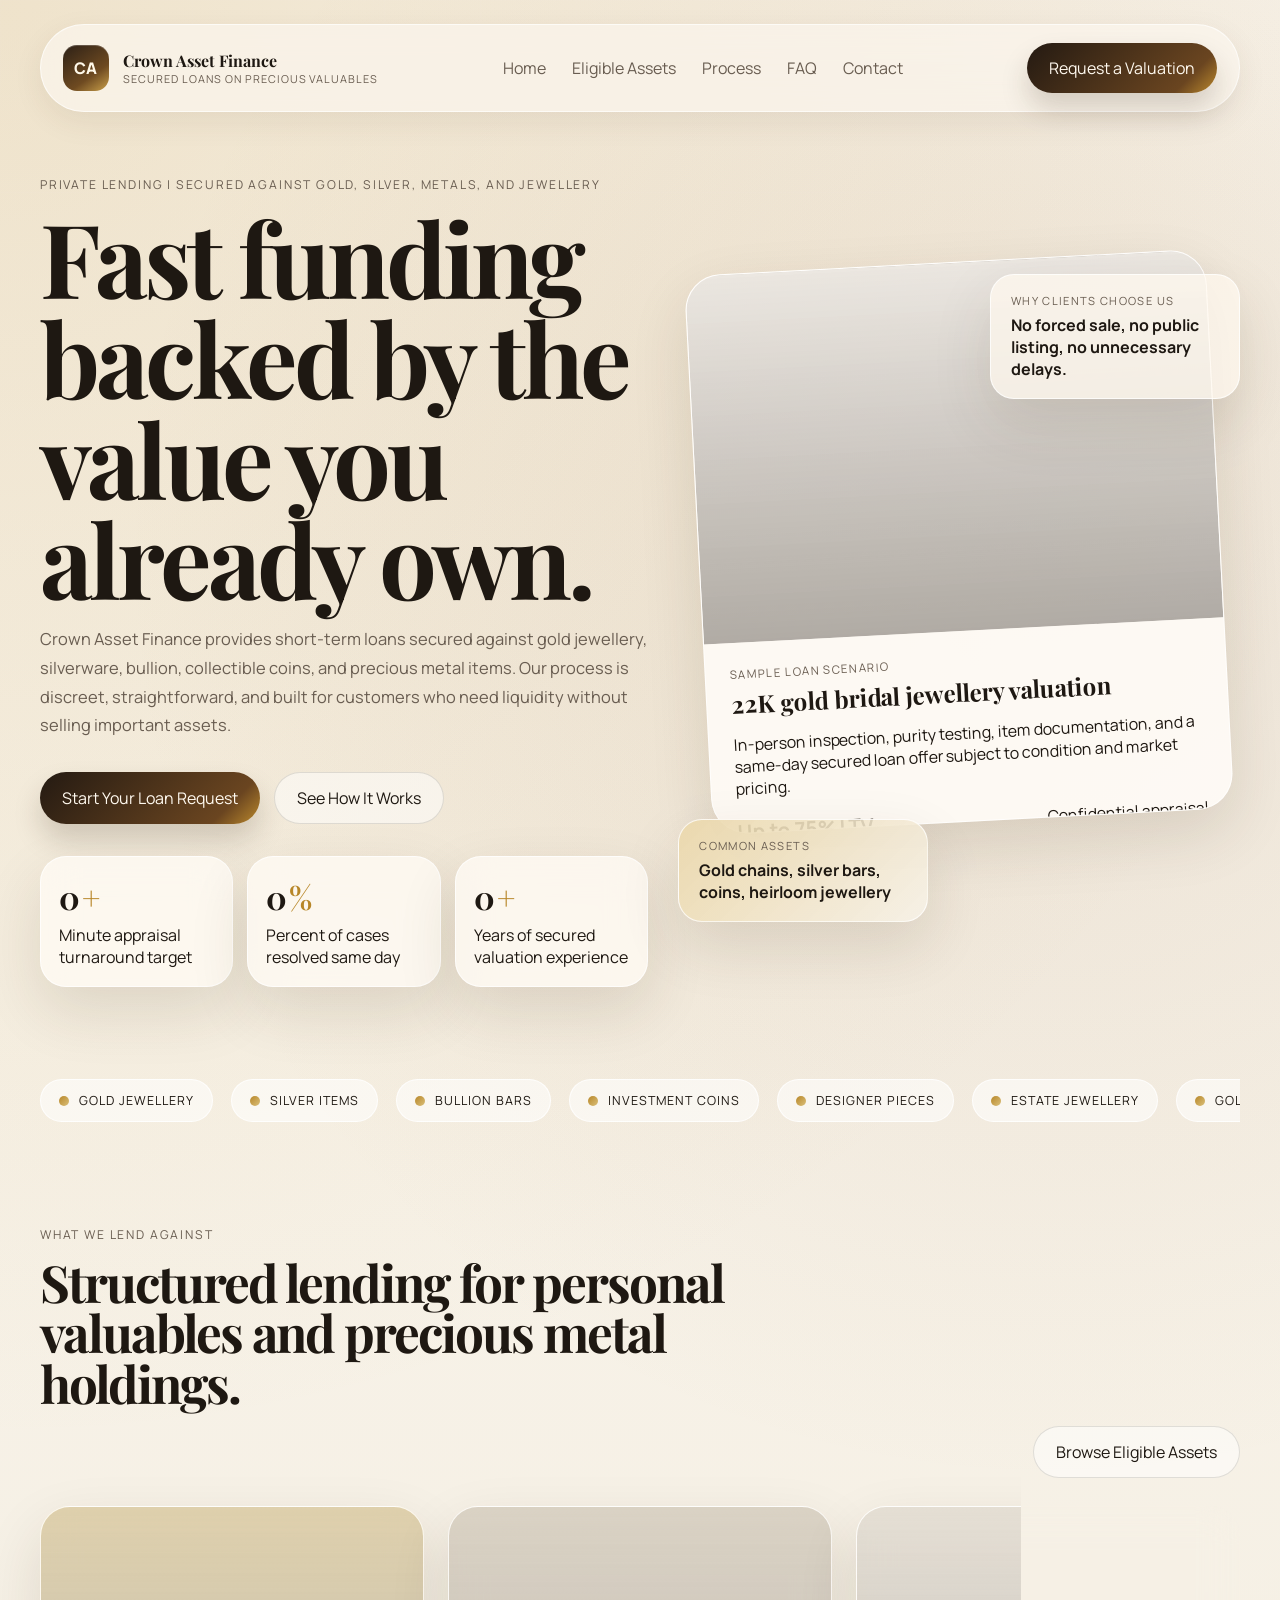
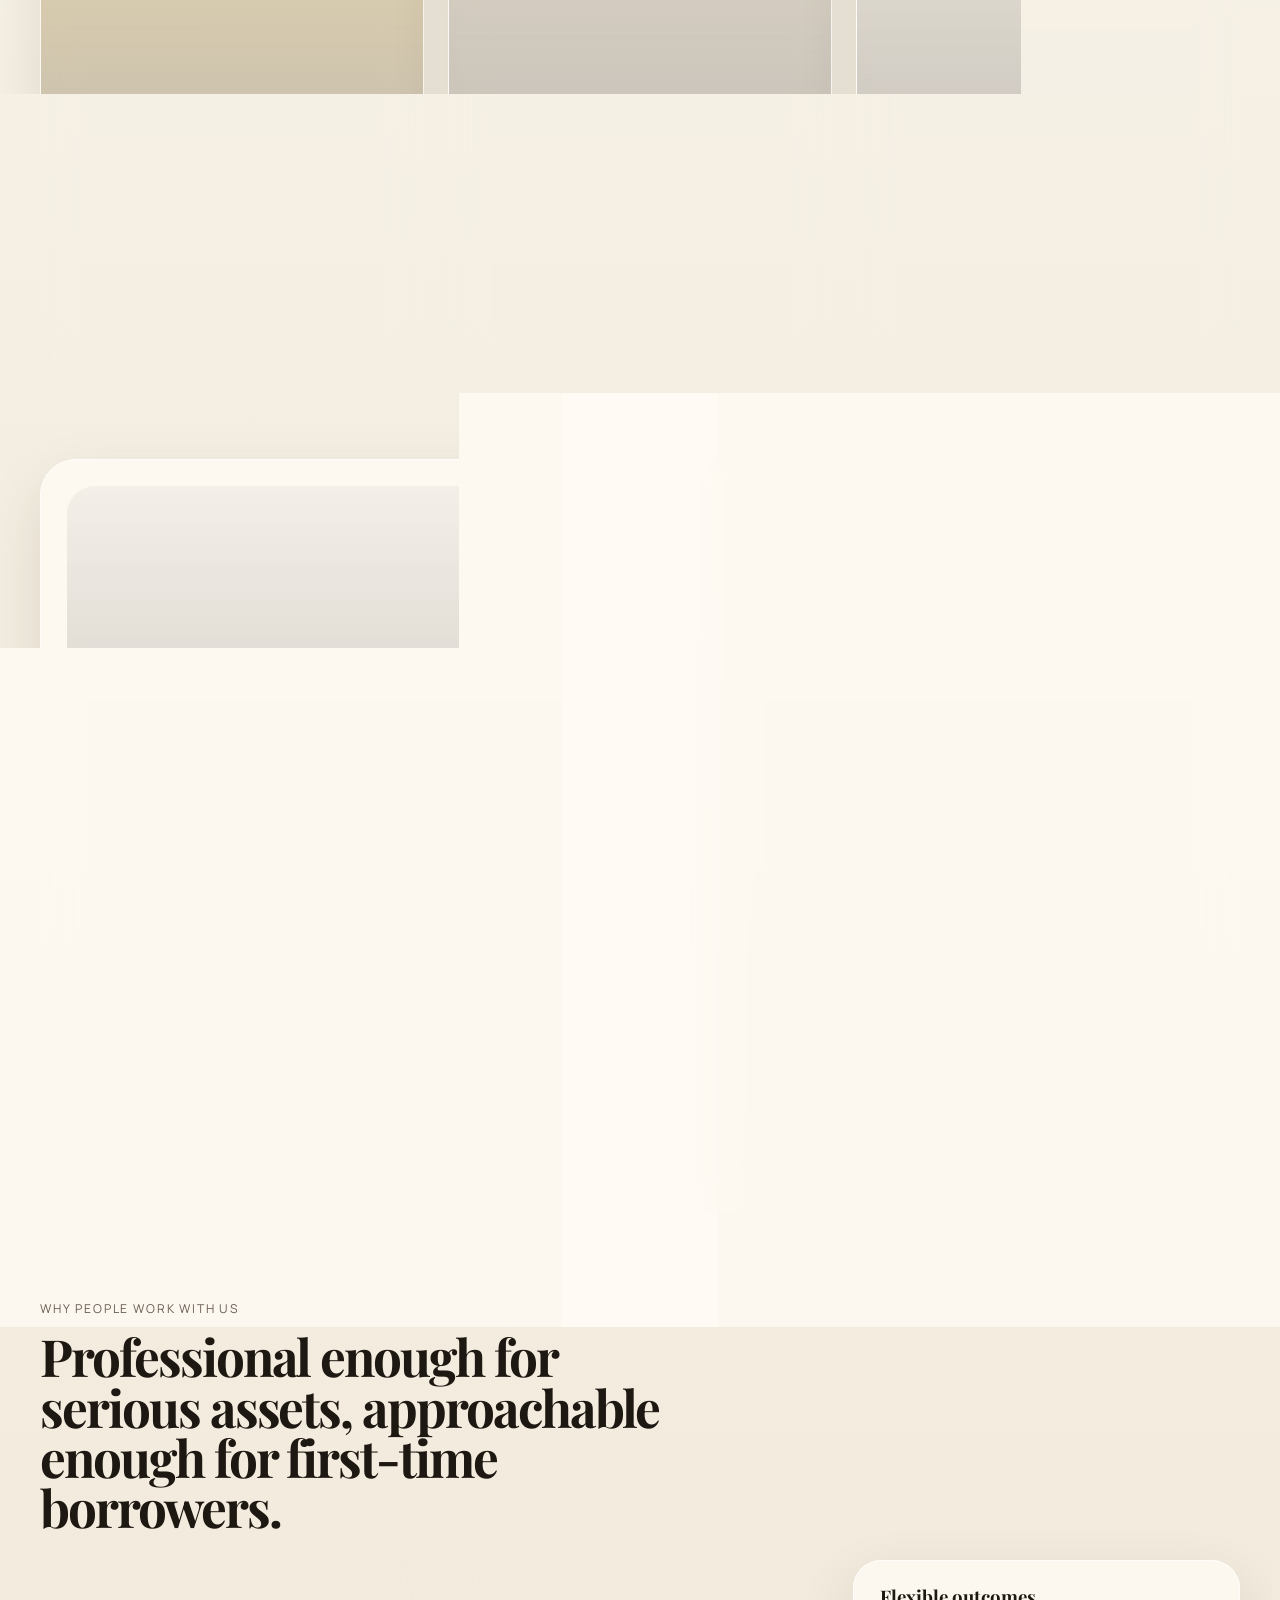
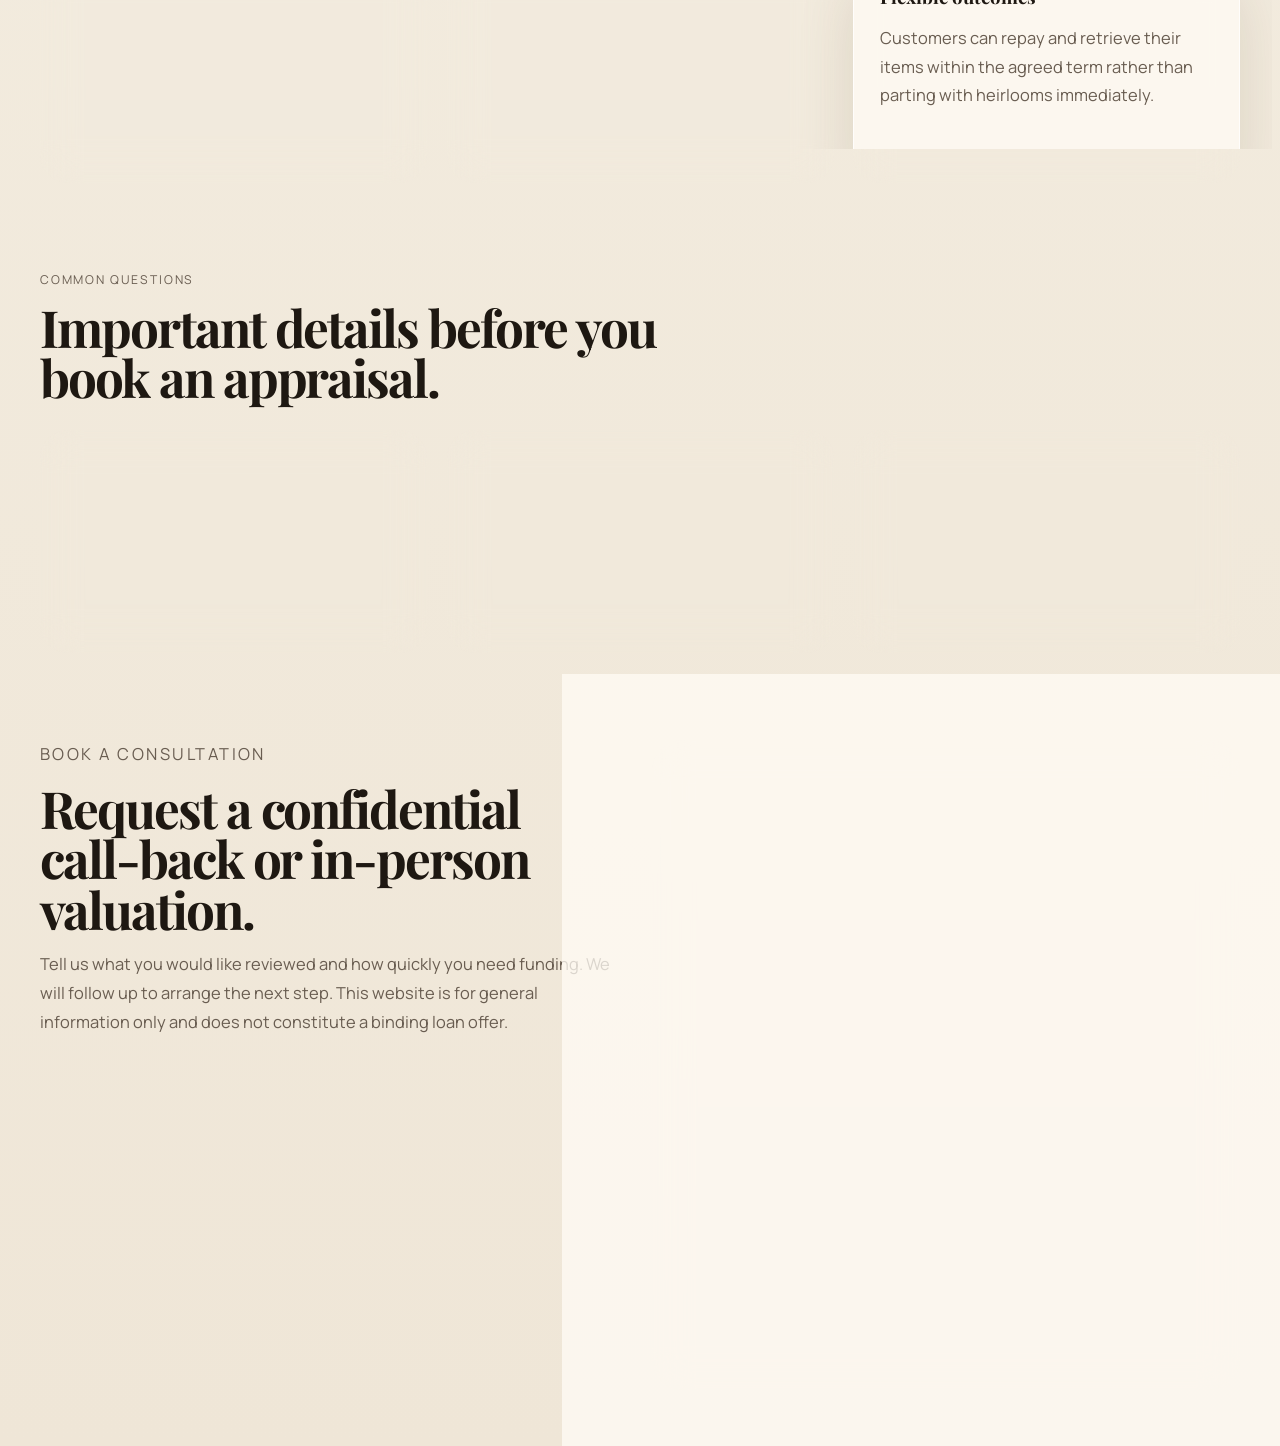
<file: index.html>
<!DOCTYPE html>
<html lang="en">
<head>
  <meta charset="UTF-8">
  <meta name="viewport" content="width=device-width, initial-scale=1.0">
  <title>Crown Asset Finance | Gold and Jewellery Loans</title>
  <meta
    name="description"
    content="Short-term loans against gold, silver, bullion, coins, and jewellery with confidential appraisals and fast same-day decisions."
  >
  <link rel="preconnect" href="https://fonts.googleapis.com">
  <link rel="preconnect" href="https://fonts.gstatic.com" crossorigin>
  <link
    href="https://fonts.googleapis.com/css2?family=Manrope:wght@400;500;600;700;800&family=Playfair+Display:wght@600;700;800&display=swap"
    rel="stylesheet"
  >
  <link rel="stylesheet" href="styles.css">
</head>
<body>
  <div class="site-shell">
    <header class="topbar">
      <a class="brand" href="#home">
        <span class="brand-mark">CA</span>
        <span>
          <strong>Crown Asset Finance</strong>
          <small>Secured Loans on Precious Valuables</small>
        </span>
      </a>
      <nav class="nav">
        <a href="#home">Home</a>
        <a href="listings.html">Eligible Assets</a>
        <a href="#process">Process</a>
        <a href="#faq">FAQ</a>
        <a href="#contact">Contact</a>
      </nav>
      <a class="pill-button" href="#contact">Request a Valuation</a>
    </header>

    <main id="home">
      <section class="hero">
        <div class="hero-copy">
          <p class="eyebrow">Private lending | secured against gold, silver, metals, and jewellery</p>
          <h1>Fast funding backed by the value you already own.</h1>
          <p class="hero-text">
            Crown Asset Finance provides short-term loans secured against gold jewellery,
            silverware, bullion, collectible coins, and precious metal items. Our process
            is discreet, straightforward, and built for customers who need liquidity without
            selling important assets.
          </p>
          <div class="hero-actions">
            <a class="cta-primary" href="#contact">Start Your Loan Request</a>
            <a class="cta-secondary" href="#process">See How It Works</a>
          </div>
          <div class="hero-metrics">
            <article>
              <strong data-count="30">0</strong>
              <span>Minute appraisal turnaround target</span>
            </article>
            <article>
              <strong data-count="92">0</strong>
              <span>Percent of cases resolved same day</span>
            </article>
            <article>
              <strong data-count="15">0</strong>
              <span>Years of secured valuation experience</span>
            </article>
          </div>
        </div>

        <div class="hero-visual">
          <div class="listing-card main-card">
            <div class="listing-photo listing-photo-main"></div>
            <div class="listing-card-copy">
              <p class="tag">Sample Loan Scenario</p>
              <h2>22K gold bridal jewellery valuation</h2>
              <p>
                In-person inspection, purity testing, item documentation, and a same-day
                secured loan offer subject to condition and market pricing.
              </p>
              <div class="price-row">
                <strong>Up to 75% LTV</strong>
                <span>Confidential appraisal</span>
              </div>
            </div>
          </div>
          <div class="floating-card glass-card">
            <span>Why clients choose us</span>
            <strong>No forced sale, no public listing, no unnecessary delays.</strong>
          </div>
          <div class="floating-card map-card">
            <span>Common assets</span>
            <strong>Gold chains, silver bars, coins, heirloom jewellery</strong>
          </div>
        </div>
      </section>

      <section class="marquee" aria-label="Accepted collateral overview">
        <div class="marquee-track">
          <span>Gold jewellery</span>
          <span>Silver items</span>
          <span>Bullion bars</span>
          <span>Investment coins</span>
          <span>Designer pieces</span>
          <span>Estate jewellery</span>
          <span>Gold jewellery</span>
          <span>Silver items</span>
          <span>Bullion bars</span>
          <span>Investment coins</span>
          <span>Designer pieces</span>
          <span>Estate jewellery</span>
        </div>
      </section>

      <section class="featured-grid" id="services">
        <div class="section-heading">
          <p class="eyebrow">What we lend against</p>
          <h2>Structured lending for personal valuables and precious metal holdings.</h2>
        </div>
        <div class="section-link-row">
          <a class="cta-secondary" href="listings.html">Browse Eligible Assets</a>
        </div>
        <div class="grid">
          <article class="property-card accent-gold">
            <div class="property-image image-gold"></div>
            <div class="property-body">
              <p class="property-meta">Gold loans</p>
              <h3>Loans on chains, bangles, necklaces, bridal sets, and estate pieces.</h3>
              <div class="property-footer">
                <strong>Purity tested</strong>
                <span>10K to 24K items</span>
              </div>
            </div>
          </article>
          <article class="property-card accent-sand">
            <div class="property-image image-silver"></div>
            <div class="property-body">
              <p class="property-meta">Silver and bullion</p>
              <h3>Funding on bars, rounds, table silver, and investment-grade holdings.</h3>
              <div class="property-footer">
                <strong>Market linked</strong>
                <span>Spot-based review</span>
              </div>
            </div>
          </article>
          <article class="property-card accent-ivory">
            <div class="property-image image-jewellery"></div>
            <div class="property-body">
              <p class="property-meta">Jewellery finance</p>
              <h3>Designer, antique, and diamond-set pieces reviewed by experienced staff.</h3>
              <div class="property-footer">
                <strong>Private handling</strong>
                <span>Secure storage options</span>
              </div>
            </div>
          </article>
        </div>
      </section>

      <section class="story-section" id="process">
        <div class="portrait-panel asset-panel">
          <div class="portrait-frame">
            <div class="portrait-glow"></div>
          </div>
        </div>
        <div class="story-copy">
          <p class="eyebrow">How it works</p>
          <h2>A simple, respectful process from appraisal to release.</h2>
          <p>
            We focus on clarity. Customers bring in or submit details for their item,
            we assess metal content, condition, brand or collectible value where relevant,
            and then provide a clear loan offer with term details before anything moves ahead.
          </p>
          <div class="story-points">
            <div>
              <strong>1. Appraisal and verification</strong>
              <span>We inspect purity, weight, condition, and resale profile to determine a fair secured value.</span>
            </div>
            <div>
              <strong>2. Offer and documentation</strong>
              <span>You receive loan terms, repayment expectations, and collateral handling details in plain language.</span>
            </div>
            <div>
              <strong>3. Funding and secure storage</strong>
              <span>Approved loans can be funded quickly while pledged items remain documented and securely held.</span>
            </div>
          </div>
        </div>
      </section>

      <section class="services-section">
        <div class="section-heading narrow">
          <p class="eyebrow">Why people work with us</p>
          <h2>Professional enough for serious assets, approachable enough for first-time borrowers.</h2>
        </div>
        <div class="services-grid">
          <article>
            <h3>Discreet service</h3>
            <p>
              Private consultations, respectful handling, and a process built for clients who
              want fast answers without public selling pressure.
            </p>
          </article>
          <article>
            <h3>Clear valuations</h3>
            <p>
              We explain what drives the offer, including metal purity, total weight,
              craftsmanship, and current market conditions.
            </p>
          </article>
          <article>
            <h3>Flexible outcomes</h3>
            <p>
              Customers can repay and retrieve their items within the agreed term rather
              than parting with heirlooms immediately.
            </p>
          </article>
        </div>
      </section>

      <section class="faq-section" id="faq">
        <div class="section-heading narrow">
          <p class="eyebrow">Common questions</p>
          <h2>Important details before you book an appraisal.</h2>
        </div>
        <div class="services-grid faq-grid">
          <article>
            <h3>What items do you accept?</h3>
            <p>Gold, silver, bullion, select coins, and jewellery with recoverable metal or resale value are commonly eligible.</p>
          </article>
          <article>
            <h3>How is the loan amount decided?</h3>
            <p>Offers are based on appraisal results, purity, weight, condition, market pricing, and any collectible premium where applicable.</p>
          </article>
          <article>
            <h3>Is approval guaranteed?</h3>
            <p>No. All loans are subject to appraisal, identity checks, and internal approval criteria.</p>
          </article>
        </div>
      </section>

      <section class="contact-section" id="contact">
        <div class="contact-copy">
          <p class="eyebrow">Book a consultation</p>
          <h2>Request a confidential call-back or in-person valuation.</h2>
          <p>
            Tell us what you would like reviewed and how quickly you need funding. We will
            follow up to arrange the next step. This website is for general information only
            and does not constitute a binding loan offer.
          </p>
        </div>
        <form class="contact-card">
          <label>
            Full Name
            <input type="text" placeholder="Your full name">
          </label>
          <label>
            Email
            <input type="email" placeholder="you@example.com">
          </label>
          <label>
            Asset Type
            <select>
              <option>Gold jewellery</option>
              <option>Silver items or bullion</option>
              <option>Coins or collectible metals</option>
              <option>Designer or estate jewellery</option>
            </select>
          </label>
          <label>
            Estimated Funding Needed
            <input type="text" placeholder="For example: $2,500 to $5,000">
          </label>
          <label>
            Notes
            <textarea rows="4" placeholder="Describe the item, quantity, purity, or timeline."></textarea>
          </label>
          <button type="submit" class="cta-primary submit-button">Request Appraisal</button>
        </form>
      </section>
    </main>
  </div>

  <script src="script.js"></script>
</body>
</html>
</file>
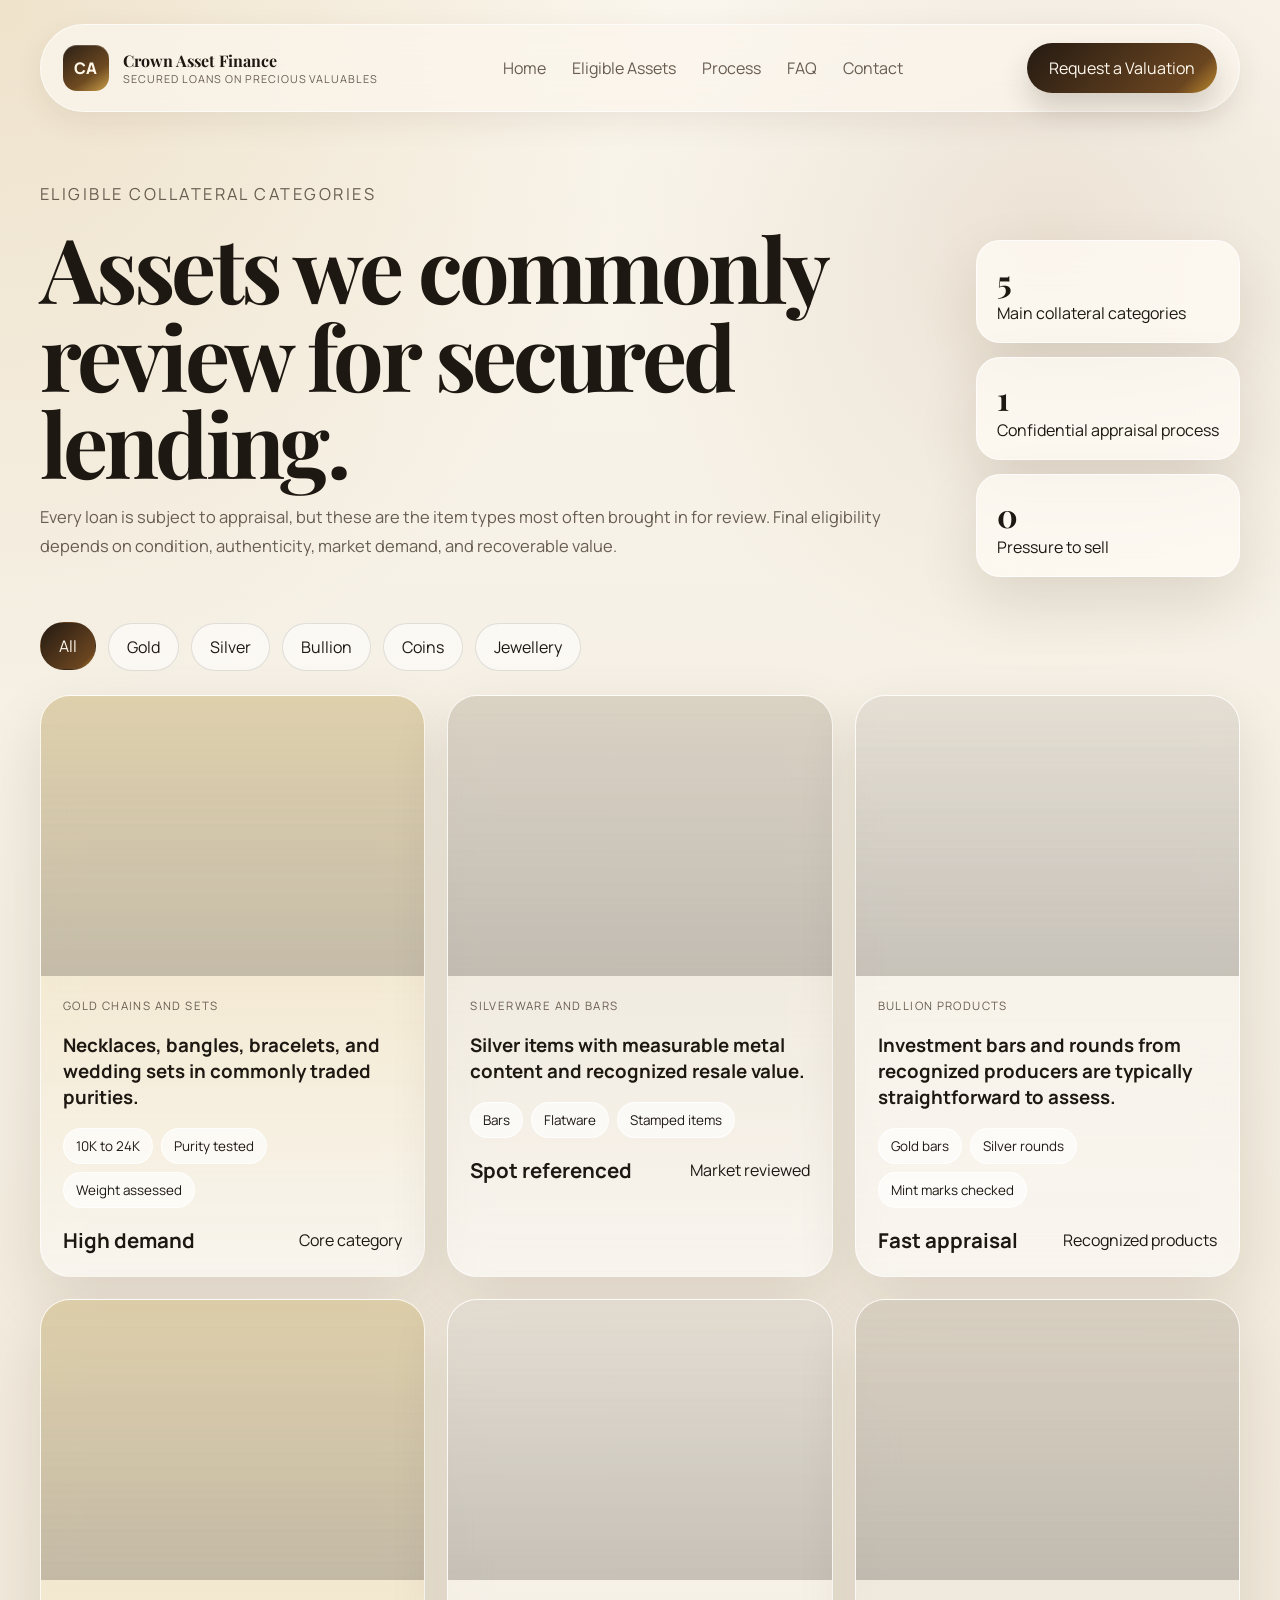
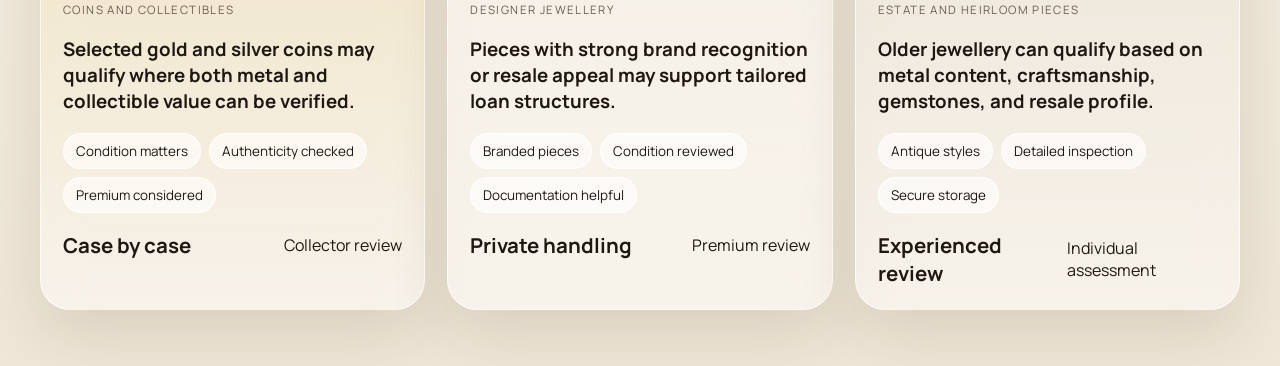
<file: listings.html>
<!DOCTYPE html>
<html lang="en">
<head>
  <meta charset="UTF-8">
  <meta name="viewport" content="width=device-width, initial-scale=1.0">
  <title>Eligible Assets | Crown Asset Finance</title>
  <meta
    name="description"
    content="Review common collateral categories including gold jewellery, silver, bullion, coins, and selected designer pieces."
  >
  <link rel="preconnect" href="https://fonts.googleapis.com">
  <link rel="preconnect" href="https://fonts.gstatic.com" crossorigin>
  <link
    href="https://fonts.googleapis.com/css2?family=Manrope:wght@400;500;600;700;800&family=Playfair+Display:wght@600;700;800&display=swap"
    rel="stylesheet"
  >
  <link rel="stylesheet" href="styles.css">
</head>
<body>
  <div class="site-shell">
    <header class="topbar">
      <a class="brand" href="index.html">
        <span class="brand-mark">CA</span>
        <span>
          <strong>Crown Asset Finance</strong>
          <small>Secured Loans on Precious Valuables</small>
        </span>
      </a>
      <nav class="nav">
        <a href="index.html">Home</a>
        <a href="listings.html">Eligible Assets</a>
        <a href="index.html#process">Process</a>
        <a href="index.html#faq">FAQ</a>
        <a href="index.html#contact">Contact</a>
      </nav>
      <a class="pill-button" href="index.html#contact">Request a Valuation</a>
    </header>

    <main>
      <section class="page-hero listings-hero">
        <div class="page-hero-copy">
          <p class="eyebrow">Eligible collateral categories</p>
          <h1>Assets we commonly review for secured lending.</h1>
          <p class="hero-text">
            Every loan is subject to appraisal, but these are the item types most often
            brought in for review. Final eligibility depends on condition, authenticity,
            market demand, and recoverable value.
          </p>
        </div>
        <div class="page-hero-panel">
          <div class="mini-stat">
            <strong>5</strong>
            <span>Main collateral categories</span>
          </div>
          <div class="mini-stat">
            <strong>1</strong>
            <span>Confidential appraisal process</span>
          </div>
          <div class="mini-stat">
            <strong>0</strong>
            <span>Pressure to sell</span>
          </div>
        </div>
      </section>

      <section class="filters-section">
        <div class="filter-row" aria-label="Asset filters">
          <button class="filter-chip is-active" type="button" data-filter="all">All</button>
          <button class="filter-chip" type="button" data-filter="gold">Gold</button>
          <button class="filter-chip" type="button" data-filter="silver">Silver</button>
          <button class="filter-chip" type="button" data-filter="bullion">Bullion</button>
          <button class="filter-chip" type="button" data-filter="coins">Coins</button>
          <button class="filter-chip" type="button" data-filter="jewellery">Jewellery</button>
        </div>
      </section>

      <section class="listings-catalog">
        <div class="listings-grid">
          <article class="listing-tile accent-gold" data-category="gold">
            <div class="listing-tile-image image-gold"></div>
            <div class="listing-tile-body">
              <p class="property-meta">Gold chains and sets</p>
              <h3>Necklaces, bangles, bracelets, and wedding sets in commonly traded purities.</h3>
              <div class="listing-specs">
                <span>10K to 24K</span>
                <span>Purity tested</span>
                <span>Weight assessed</span>
              </div>
              <div class="property-footer">
                <strong>High demand</strong>
                <span>Core category</span>
              </div>
            </div>
          </article>

          <article class="listing-tile accent-sand" data-category="silver">
            <div class="listing-tile-image image-silver"></div>
            <div class="listing-tile-body">
              <p class="property-meta">Silverware and bars</p>
              <h3>Silver items with measurable metal content and recognized resale value.</h3>
              <div class="listing-specs">
                <span>Bars</span>
                <span>Flatware</span>
                <span>Stamped items</span>
              </div>
              <div class="property-footer">
                <strong>Spot referenced</strong>
                <span>Market reviewed</span>
              </div>
            </div>
          </article>

          <article class="listing-tile accent-ivory" data-category="bullion">
            <div class="listing-tile-image image-bullion"></div>
            <div class="listing-tile-body">
              <p class="property-meta">Bullion products</p>
              <h3>Investment bars and rounds from recognized producers are typically straightforward to assess.</h3>
              <div class="listing-specs">
                <span>Gold bars</span>
                <span>Silver rounds</span>
                <span>Mint marks checked</span>
              </div>
              <div class="property-footer">
                <strong>Fast appraisal</strong>
                <span>Recognized products</span>
              </div>
            </div>
          </article>

          <article class="listing-tile accent-gold" data-category="coins">
            <div class="listing-tile-image image-coins"></div>
            <div class="listing-tile-body">
              <p class="property-meta">Coins and collectibles</p>
              <h3>Selected gold and silver coins may qualify where both metal and collectible value can be verified.</h3>
              <div class="listing-specs">
                <span>Condition matters</span>
                <span>Authenticity checked</span>
                <span>Premium considered</span>
              </div>
              <div class="property-footer">
                <strong>Case by case</strong>
                <span>Collector review</span>
              </div>
            </div>
          </article>

          <article class="listing-tile accent-ivory" data-category="jewellery">
            <div class="listing-tile-image image-jewellery"></div>
            <div class="listing-tile-body">
              <p class="property-meta">Designer jewellery</p>
              <h3>Pieces with strong brand recognition or resale appeal may support tailored loan structures.</h3>
              <div class="listing-specs">
                <span>Branded pieces</span>
                <span>Condition reviewed</span>
                <span>Documentation helpful</span>
              </div>
              <div class="property-footer">
                <strong>Private handling</strong>
                <span>Premium review</span>
              </div>
            </div>
          </article>

          <article class="listing-tile accent-sand" data-category="jewellery">
            <div class="listing-tile-image image-estate"></div>
            <div class="listing-tile-body">
              <p class="property-meta">Estate and heirloom pieces</p>
              <h3>Older jewellery can qualify based on metal content, craftsmanship, gemstones, and resale profile.</h3>
              <div class="listing-specs">
                <span>Antique styles</span>
                <span>Detailed inspection</span>
                <span>Secure storage</span>
              </div>
              <div class="property-footer">
                <strong>Experienced review</strong>
                <span>Individual assessment</span>
              </div>
            </div>
          </article>
        </div>
      </section>
    </main>
  </div>

  <script src="script.js"></script>
</body>
</html>
</file>
<file: styles.css>
:root {
  --bg: #f3ede2;
  --panel: rgba(255, 251, 245, 0.76);
  --panel-strong: rgba(255, 252, 247, 0.88);
  --text: #1e1812;
  --muted: #695d51;
  --line: rgba(30, 24, 18, 0.12);
  --gold: #b78628;
  --gold-soft: #ead7aa;
  --bronze: #8b5a2b;
  --ivory: #f7f2e8;
  --shadow: 0 24px 60px rgba(55, 39, 18, 0.12);
}

* {
  box-sizing: border-box;
}

html {
  scroll-behavior: smooth;
}

body {
  margin: 0;
  font-family: "Manrope", sans-serif;
  color: var(--text);
  background:
    radial-gradient(circle at top left, rgba(183, 134, 40, 0.18), transparent 30%),
    radial-gradient(circle at 82% 12%, rgba(139, 90, 43, 0.12), transparent 22%),
    linear-gradient(180deg, #fbf7ef 0%, #f4eee2 46%, #efe6d7 100%);
  min-height: 100vh;
}

body::before {
  content: "";
  position: fixed;
  inset: 0;
  pointer-events: none;
  background-image:
    linear-gradient(rgba(255, 255, 255, 0.2) 1px, transparent 1px),
    linear-gradient(90deg, rgba(255, 255, 255, 0.16) 1px, transparent 1px);
  background-size: 96px 96px;
  mask-image: linear-gradient(180deg, rgba(0, 0, 0, 0.4), transparent 85%);
  opacity: 0.42;
}

a {
  color: inherit;
  text-decoration: none;
}

.site-shell {
  width: min(1200px, calc(100% - 32px));
  margin: 0 auto;
  padding: 24px 0 56px;
}

.topbar {
  display: flex;
  align-items: center;
  justify-content: space-between;
  gap: 20px;
  padding: 18px 22px;
  position: sticky;
  top: 16px;
  z-index: 10;
  margin-bottom: 24px;
  border: 1px solid rgba(255, 255, 255, 0.65);
  border-radius: 999px;
  backdrop-filter: blur(18px);
  background: rgba(251, 246, 237, 0.72);
  box-shadow: 0 10px 30px rgba(75, 54, 27, 0.08);
}

.brand {
  display: inline-flex;
  align-items: center;
  gap: 14px;
}

.brand strong,
.brand small {
  display: block;
}

.brand strong,
.hero h1,
.section-heading h2,
.story-copy h2,
.contact-copy h2,
.page-hero h1,
.listing-card h2,
.property-card h3,
.services-grid h3 {
  font-family: "Playfair Display", serif;
}

.brand small {
  color: var(--muted);
  letter-spacing: 0.09em;
  text-transform: uppercase;
  font-size: 0.68rem;
}

.brand-mark {
  width: 46px;
  height: 46px;
  display: inline-flex;
  align-items: center;
  justify-content: center;
  border-radius: 14px;
  background: linear-gradient(145deg, #2c2016, #6e4a21 65%, #caa04a);
  color: #fff8e9;
  font-weight: 800;
  letter-spacing: 0.04em;
  box-shadow: inset 0 1px 0 rgba(255, 255, 255, 0.2);
}

.nav {
  display: flex;
  gap: 26px;
  color: var(--muted);
}

.nav a {
  position: relative;
}

.nav a::after {
  content: "";
  position: absolute;
  left: 0;
  bottom: -6px;
  width: 100%;
  height: 2px;
  background: linear-gradient(90deg, var(--gold), #ddc07a);
  transform: scaleX(0);
  transform-origin: left;
  transition: transform 180ms ease;
}

.nav a:hover::after,
.nav a:focus-visible::after {
  transform: scaleX(1);
}

.pill-button,
.cta-primary,
.cta-secondary,
.submit-button {
  transition:
    transform 180ms ease,
    box-shadow 180ms ease,
    background 180ms ease;
}

.pill-button,
.cta-primary,
.submit-button {
  display: inline-flex;
  align-items: center;
  justify-content: center;
  border: none;
  border-radius: 999px;
  background: linear-gradient(135deg, #241a12, #6a4520 82%, #bc8a2d);
  color: #fff9ef;
  padding: 14px 22px;
  box-shadow: 0 16px 28px rgba(48, 32, 15, 0.18);
}

.cta-secondary {
  display: inline-flex;
  align-items: center;
  justify-content: center;
  border-radius: 999px;
  padding: 14px 22px;
  border: 1px solid var(--line);
  background: rgba(255, 255, 255, 0.5);
}

.pill-button:hover,
.cta-primary:hover,
.cta-secondary:hover,
.submit-button:hover {
  transform: translateY(-2px);
  box-shadow: 0 20px 34px rgba(36, 25, 12, 0.14);
}

.hero {
  display: grid;
  grid-template-columns: 1.04fr 0.96fr;
  gap: 30px;
  align-items: center;
  min-height: calc(100vh - 120px);
  padding: 40px 0 52px;
}

.eyebrow {
  margin: 0 0 14px;
  color: var(--muted);
  text-transform: uppercase;
  letter-spacing: 0.15em;
  font-size: 0.76rem;
}

.hero h1,
.section-heading h2,
.story-copy h2,
.contact-copy h2,
.page-hero h1 {
  margin: 0;
  line-height: 0.98;
  letter-spacing: -0.04em;
}

.hero h1 {
  font-size: clamp(3.7rem, 8vw, 6.8rem);
  max-width: 10ch;
}

.hero-text,
.story-copy p,
.contact-copy p,
.services-grid p,
.page-hero-copy p {
  color: var(--muted);
  font-size: 1.03rem;
  line-height: 1.75;
}

.hero-actions {
  display: flex;
  flex-wrap: wrap;
  gap: 14px;
  margin: 32px 0;
}

.hero-metrics {
  display: grid;
  grid-template-columns: repeat(3, minmax(0, 1fr));
  gap: 14px;
}

.hero-metrics article,
.services-grid article,
.contact-card,
.property-card,
.story-copy,
.portrait-panel,
.mini-stat,
.listing-tile {
  border: 1px solid rgba(255, 255, 255, 0.72);
  background: var(--panel);
  backdrop-filter: blur(18px);
  box-shadow: var(--shadow);
}

.hero-metrics article {
  padding: 18px;
  border-radius: 26px;
}

.hero-metrics strong {
  display: block;
  margin-bottom: 6px;
  font-size: 2rem;
  font-family: "Playfair Display", serif;
}

.hero-metrics strong::after {
  content: "+";
  color: var(--gold);
  margin-left: 2px;
}

.hero-metrics article:nth-child(2) strong::after {
  content: "%";
}

.hero-visual {
  position: relative;
  min-height: 680px;
}

.listing-card {
  overflow: hidden;
  border-radius: 36px;
  background: var(--panel-strong);
  border: 1px solid rgba(255, 255, 255, 0.78);
  box-shadow: var(--shadow);
}

.main-card {
  position: absolute;
  inset: 20px 20px 100px 20px;
  transform: rotate(-3deg);
}

.listing-photo,
.property-image,
.portrait-frame {
  background-size: cover;
  background-position: center;
}

.listing-photo-main {
  height: 66%;
  background-image:
    linear-gradient(180deg, rgba(27, 20, 13, 0.08), rgba(27, 20, 13, 0.34)),
    url("https://images.unsplash.com/photo-1610375461246-83df859d849d?auto=format&fit=crop&w=1200&q=80");
}

.listing-card-copy {
  padding: 24px;
}

.tag,
.property-meta {
  margin: 0 0 10px;
  color: var(--muted);
  text-transform: uppercase;
  letter-spacing: 0.12em;
  font-size: 0.72rem;
}

.listing-card h2,
.property-card h3,
.services-grid h3 {
  margin: 0 0 10px;
  line-height: 1.08;
}

.price-row,
.property-footer {
  display: flex;
  align-items: center;
  justify-content: space-between;
  gap: 12px;
  margin-top: 18px;
}

.price-row strong,
.property-footer strong {
  font-size: 1.28rem;
}

.floating-card {
  position: absolute;
  max-width: 250px;
  padding: 18px 20px;
  border-radius: 24px;
  border: 1px solid rgba(255, 255, 255, 0.76);
  box-shadow: var(--shadow);
}

.floating-card span {
  display: block;
  margin-bottom: 6px;
  color: var(--muted);
  text-transform: uppercase;
  letter-spacing: 0.12em;
  font-size: 0.7rem;
}

.glass-card {
  top: 32px;
  right: 0;
  background: rgba(255, 249, 239, 0.72);
}

.map-card {
  left: 0;
  bottom: 0;
  background: linear-gradient(135deg, rgba(234, 215, 170, 0.92), rgba(247, 242, 232, 0.86));
}

.marquee {
  overflow: hidden;
  margin: 24px 0 72px;
  padding: 16px 0;
}

.marquee-track {
  display: flex;
  gap: 18px;
  width: max-content;
  animation: slide 22s linear infinite;
}

.marquee-track span {
  display: inline-flex;
  align-items: center;
  gap: 10px;
  padding: 12px 18px;
  border-radius: 999px;
  background: rgba(255, 255, 255, 0.56);
  border: 1px solid rgba(255, 255, 255, 0.8);
  text-transform: uppercase;
  letter-spacing: 0.08em;
  font-size: 0.78rem;
}

.marquee-track span::before {
  content: "";
  width: 10px;
  height: 10px;
  border-radius: 50%;
  background: linear-gradient(135deg, var(--gold), #dbc07a);
}

.section-heading,
.story-copy,
.contact-copy {
  max-width: 720px;
}

.section-link-row {
  display: flex;
  justify-content: flex-end;
  margin-top: 18px;
}

.section-heading h2,
.story-copy h2,
.contact-copy h2 {
  font-size: clamp(2.5rem, 4vw, 4.2rem);
  margin-bottom: 14px;
}

.featured-grid,
.story-section,
.services-section,
.faq-section,
.contact-section {
  margin-top: 88px;
}

.grid,
.story-section,
.contact-section {
  display: grid;
  grid-template-columns: repeat(2, minmax(0, 1fr));
  gap: 24px;
}

.grid {
  grid-template-columns: repeat(3, minmax(0, 1fr));
  margin-top: 28px;
}

.property-card {
  overflow: hidden;
  border-radius: 30px;
}

.property-image,
.listing-tile-image {
  height: 280px;
}

.image-gold {
  background-image:
    linear-gradient(180deg, rgba(28, 20, 13, 0.08), rgba(28, 20, 13, 0.22)),
    url("https://images.unsplash.com/photo-1611403119860-57c4937ef987?auto=format&fit=crop&w=1200&q=80");
}

.image-silver {
  background-image:
    linear-gradient(180deg, rgba(28, 20, 13, 0.08), rgba(28, 20, 13, 0.22)),
    url("https://images.unsplash.com/photo-1621416894569-0f39ed31d247?auto=format&fit=crop&w=1200&q=80");
}

.image-jewellery {
  background-image:
    linear-gradient(180deg, rgba(28, 20, 13, 0.08), rgba(28, 20, 13, 0.22)),
    url("https://images.unsplash.com/photo-1617038220319-276d3cfab638?auto=format&fit=crop&w=1200&q=80");
}

.image-bullion {
  background-image:
    linear-gradient(180deg, rgba(28, 20, 13, 0.08), rgba(28, 20, 13, 0.22)),
    url("https://images.unsplash.com/photo-1624996379697-f01d168b1a52?auto=format&fit=crop&w=1200&q=80");
}

.image-coins {
  background-image:
    linear-gradient(180deg, rgba(28, 20, 13, 0.08), rgba(28, 20, 13, 0.22)),
    url("https://images.unsplash.com/photo-1640161704729-cbe966a08476?auto=format&fit=crop&w=1200&q=80");
}

.image-estate {
  background-image:
    linear-gradient(180deg, rgba(28, 20, 13, 0.08), rgba(28, 20, 13, 0.22)),
    url("https://images.unsplash.com/photo-1515562141207-7a88fb7ce338?auto=format&fit=crop&w=1200&q=80");
}

.property-body {
  padding: 22px;
}

.accent-gold {
  background: linear-gradient(180deg, rgba(237, 219, 173, 0.78), rgba(255, 255, 255, 0.48));
}

.accent-sand {
  background: linear-gradient(180deg, rgba(230, 221, 205, 0.76), rgba(255, 255, 255, 0.48));
}

.accent-ivory {
  background: linear-gradient(180deg, rgba(245, 239, 228, 0.82), rgba(255, 255, 255, 0.5));
}

.portrait-panel,
.story-copy {
  border-radius: 36px;
  padding: 26px;
}

.portrait-frame {
  min-height: 540px;
  border-radius: 28px;
  position: relative;
  overflow: hidden;
  background-image:
    linear-gradient(180deg, rgba(20, 15, 10, 0.04), rgba(20, 15, 10, 0.28)),
    url("https://images.unsplash.com/photo-1601121141461-9d6647bca1ed?auto=format&fit=crop&w=1200&q=80");
}

.asset-panel .portrait-frame {
  background-position: center 30%;
}

.portrait-glow {
  position: absolute;
  inset: auto 20px 20px auto;
  width: 220px;
  height: 220px;
  border-radius: 50%;
  background: radial-gradient(circle, rgba(255, 245, 220, 0.48), transparent 65%);
}

.story-points {
  display: grid;
  gap: 16px;
  margin-top: 30px;
}

.story-points div {
  padding: 16px 0;
  border-top: 1px solid var(--line);
}

.story-points strong {
  display: block;
  margin-bottom: 6px;
  font-family: "Playfair Display", serif;
}

.services-section .narrow,
.faq-section .narrow {
  max-width: 620px;
}

.services-grid {
  display: grid;
  grid-template-columns: repeat(3, minmax(0, 1fr));
  gap: 20px;
  margin-top: 28px;
}

.services-grid article {
  padding: 26px;
  border-radius: 28px;
}

.contact-section {
  align-items: start;
}

.contact-card {
  display: grid;
  gap: 16px;
  padding: 26px;
  border-radius: 32px;
}

.page-hero {
  display: grid;
  grid-template-columns: 1fr auto;
  gap: 28px;
  align-items: end;
  padding: 44px 0 18px;
}

.page-hero h1 {
  font-size: clamp(3.2rem, 8vw, 5.6rem);
}

.page-hero-panel {
  display: grid;
  gap: 14px;
  min-width: 240px;
}

.mini-stat {
  padding: 18px 20px;
  border-radius: 24px;
}

.mini-stat strong {
  display: block;
  font-size: 2rem;
  font-family: "Playfair Display", serif;
}

.filters-section {
  margin: 28px 0 10px;
}

.filter-row {
  display: flex;
  flex-wrap: wrap;
  gap: 12px;
}

.filter-chip {
  border: 1px solid rgba(30, 24, 18, 0.12);
  border-radius: 999px;
  padding: 12px 18px;
  font: inherit;
  background: rgba(255, 255, 255, 0.56);
  color: var(--text);
  cursor: pointer;
  transition:
    transform 180ms ease,
    background 180ms ease,
    color 180ms ease,
    border-color 180ms ease;
}

.filter-chip:hover,
.filter-chip.is-active {
  transform: translateY(-1px);
  background: linear-gradient(135deg, #241a12, #6a4520 82%, #bc8a2d);
  color: #fff9ef;
  border-color: transparent;
}

.listings-catalog {
  margin-top: 24px;
}

.listings-grid {
  display: grid;
  grid-template-columns: repeat(3, minmax(0, 1fr));
  gap: 22px;
}

.listing-tile {
  overflow: hidden;
  border-radius: 30px;
  transition:
    transform 220ms ease,
    opacity 220ms ease;
}

.listing-tile:hover {
  transform: translateY(-4px);
}

.listing-tile.is-hidden {
  display: none;
}

.listing-tile-body {
  padding: 22px;
}

.listing-specs {
  display: flex;
  flex-wrap: wrap;
  gap: 8px;
  margin-top: 16px;
}

.listing-specs span {
  padding: 8px 12px;
  border-radius: 999px;
  background: rgba(255, 255, 255, 0.62);
  border: 1px solid rgba(255, 255, 255, 0.84);
  font-size: 0.84rem;
}

.contact-card label {
  display: grid;
  gap: 8px;
  font-size: 0.95rem;
}

.contact-card input,
.contact-card select,
.contact-card textarea {
  width: 100%;
  border: 1px solid rgba(30, 24, 18, 0.12);
  border-radius: 18px;
  padding: 14px 16px;
  font: inherit;
  background: rgba(255, 255, 255, 0.82);
  color: var(--text);
}

.submit-button {
  width: 100%;
  margin-top: 8px;
  cursor: pointer;
}

[data-reveal] {
  opacity: 0;
  transform: translateY(24px);
  transition:
    opacity 500ms ease,
    transform 500ms ease;
}

[data-reveal].is-visible {
  opacity: 1;
  transform: translateY(0);
}

@keyframes slide {
  from {
    transform: translateX(0);
  }
  to {
    transform: translateX(-50%);
  }
}

@media (max-width: 1080px) {
  .topbar {
    flex-wrap: wrap;
    border-radius: 28px;
  }

  .hero,
  .story-section,
  .contact-section,
  .grid,
  .services-grid,
  .listings-grid,
  .page-hero {
    grid-template-columns: 1fr;
  }

  .hero {
    min-height: auto;
  }

  .hero-visual {
    min-height: 560px;
  }

  .main-card {
    inset: 20px 20px 110px;
  }

  .page-hero-panel {
    min-width: 0;
  }
}

@media (max-width: 720px) {
  .site-shell {
    width: min(100% - 20px, 1200px);
    padding-top: 12px;
  }

  .topbar {
    position: static;
    justify-content: center;
    text-align: center;
  }

  .nav {
    flex-wrap: wrap;
    justify-content: center;
    gap: 16px;
  }

  .hero {
    padding-top: 10px;
  }

  .hero h1 {
    font-size: clamp(3rem, 15vw, 4.5rem);
  }

  .hero-metrics {
    grid-template-columns: 1fr;
  }

  .hero-visual {
    min-height: 500px;
  }

  .main-card {
    inset: 16px 16px 110px;
  }

  .floating-card {
    max-width: 190px;
    padding: 14px 16px;
  }

  .featured-grid,
  .story-section,
  .services-section,
  .faq-section,
  .contact-section {
    margin-top: 64px;
  }

  .section-link-row {
    justify-content: flex-start;
  }
}

@media (prefers-reduced-motion: reduce) {
  html {
    scroll-behavior: auto;
  }

  *,
  *::before,
  *::after {
    animation: none !important;
    transition: none !important;
  }
}
</file>
